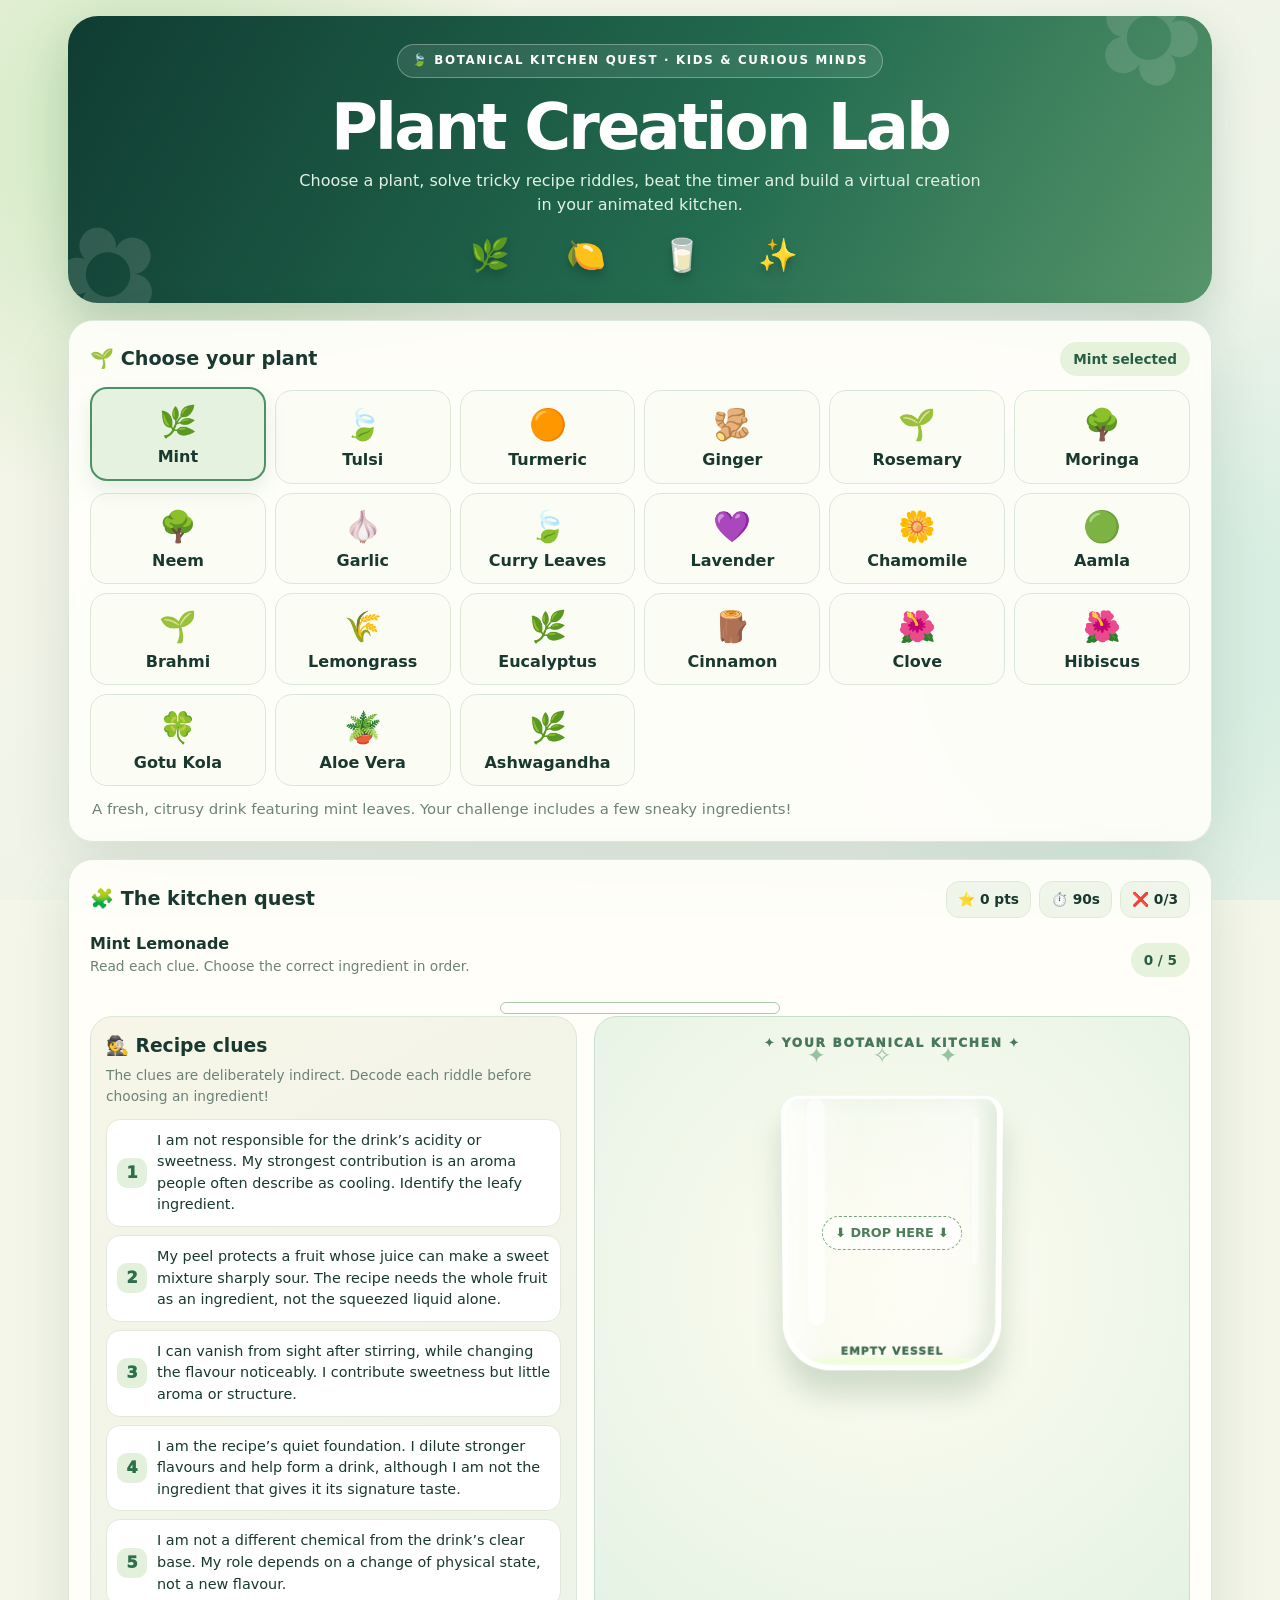
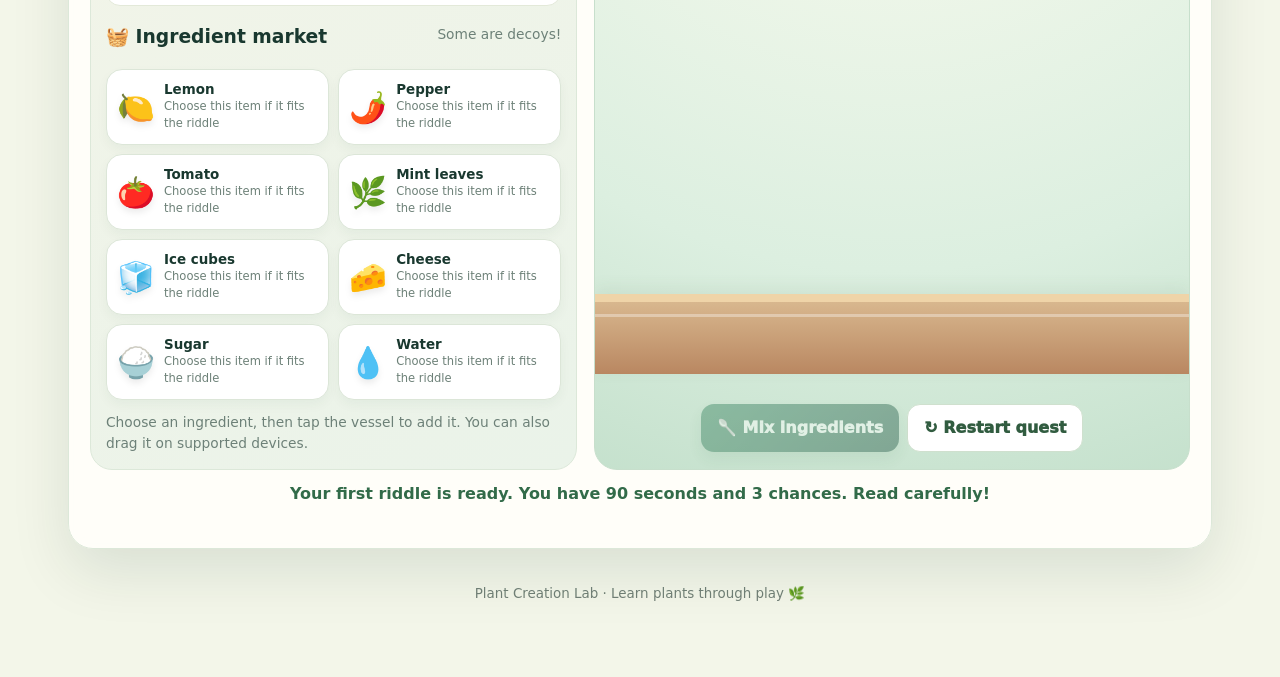
<file: plant_creation_lab.html>
<!DOCTYPE html>
<html lang="en">
<head>
<meta charset="UTF-8"><meta name="viewport" content="width=device-width,initial-scale=1.0">
<meta name="theme-color" content="#123b32"><title>Plant Creation Lab — Botanical Kitchen Quest</title>
<style>
:root{--forest:#123b32;--leaf:#287657;--lime:#b7df8a;--cream:#fff8e9;--ink:#19382f;--muted:#6d8178;--gold:#ffd36b;--pink:#f4a58f;--glass:#dff7ef;--shadow:0 22px 60px #0b30251c}
*{box-sizing:border-box}body{margin:0;min-height:100vh;color:var(--ink);font:16px/1.5 system-ui,-apple-system,Segoe UI,Arial,sans-serif;background:#f3f6e9;overflow-x:hidden}button{font:inherit}button:focus-visible{outline:3px solid #f2b94b;outline-offset:3px}.backdrop{position:fixed;inset:0;z-index:-1;background:radial-gradient(circle at 12% 15%,#d6ebc8 0 8%,transparent 28%),radial-gradient(circle at 92% 70%,#d9eee2 0 8%,transparent 28%),linear-gradient(145deg,#f8f6e8,#e8f2e8)}.wrap{max-width:1180px;margin:auto;padding:16px 18px 55px}.hero{position:relative;text-align:center;padding:28px 12px 24px;color:white;border-radius:30px;background:linear-gradient(120deg,#103c32,#236c50 58%,#57956a);overflow:hidden;box-shadow:0 18px 45px #174a342e}.hero:before,.hero:after{content:'✿';position:absolute;color:#ffffff20;font-size:130px;line-height:1;transform:rotate(-20deg)}.hero:before{left:-15px;bottom:-35px}.hero:after{right:8px;top:-45px;transform:rotate(20deg)}.eyebrow{display:inline-flex;align-items:center;gap:8px;border:1px solid #ffffff50;background:#ffffff18;border-radius:99px;padding:7px 14px;font-size:.74rem;letter-spacing:.14em;font-weight:900;text-transform:uppercase}.hero h1{font-size:clamp(2.1rem,6vw,4rem);line-height:1;margin:17px 0 10px;letter-spacing:-.045em}.hero p{max-width:690px;margin:auto;color:#e1f2e5}.hero-art{font-size:2rem;letter-spacing:12px;margin-top:14px;filter:drop-shadow(0 5px 4px #09291e55)}
.panel{background:#fffefaed;border:1px solid #dce8d9;border-radius:25px;padding:21px;margin:17px 0;box-shadow:var(--shadow);backdrop-filter:blur(8px)}.head{display:flex;align-items:center;justify-content:space-between;gap:12px;flex-wrap:wrap;margin-bottom:14px}.head h2{margin:0;font-size:1.2rem}.badge{border-radius:99px;background:#e6f2dc;color:#285e43;padding:7px 13px;font-weight:900;font-size:.85rem}.plants{display:grid;grid-template-columns:repeat(6,1fr);gap:9px}.plant{border:1px solid #dce7d8;border-radius:17px;background:#fbfcf4;padding:10px 5px;color:var(--ink);font-weight:850;cursor:pointer;transition:.2s}.plant span{display:block;font-size:1.9rem}.plant.active,.plant:hover{background:#e4f2df;border:2px solid #4b9164;transform:translateY(-3px);box-shadow:0 9px 20px #326d401c}.desc{color:var(--muted);margin:12px 2px 0;font-size:.93rem}.stats{display:flex;gap:8px;flex-wrap:wrap}.stat{background:#f0f5e9;border:1px solid #e0e9d9;border-radius:13px;padding:7px 11px;font-weight:850;font-size:.86rem}.layout{display:grid;grid-template-columns:minmax(280px,.9fr) minmax(320px,1.1fr);gap:17px}.side{background:linear-gradient(150deg,#f6f5e8,#eaf3e9);border:1px solid #dce8d9;border-radius:22px;padding:15px}.side h3{margin:0 0 5px}.sub{color:var(--muted);font-size:.86rem;margin:0 0 12px}.clue{display:flex;gap:10px;align-items:center;background:white;border:1px solid #e3e9d9;border-radius:14px;padding:10px;margin:8px 0}.clue .num{width:30px;height:30px;flex:none;display:grid;place-items:center;border-radius:10px;background:#e3f1dc;color:#2a704c;font-weight:950}.clue p{margin:0;font-size:.9rem}.clue.done{border-color:#8cc79a;background:#f0faee}.clue.done .num{background:#26784d;color:white}.tray{display:grid;grid-template-columns:repeat(2,minmax(0,1fr));gap:9px;margin-top:13px}.ingredient{display:flex;align-items:center;gap:9px;min-height:76px;text-align:left;padding:10px;border:1.5px solid #dce6d8;border-radius:16px;background:#fff;cursor:grab;color:var(--ink);box-shadow:0 5px 12px #21452b0b;transition:.18s;touch-action:manipulation}.ingredient:hover{transform:translateY(-2px);border-color:#78ad7d}.ingredient:active{transform:scale(.97);cursor:grabbing}.ingredient .food{font-size:1.9rem;filter:drop-shadow(0 4px 3px #00000013)}.ingredient b{display:block;font-size:.84rem;line-height:1.2}.ingredient small{display:block;color:var(--muted);font-size:.72rem}.ingredient.used{opacity:.3;filter:grayscale(1);pointer-events:none}.ingredient.wrong{animation:shake .28s;border-color:#dc7768;background:#fff0ed}@keyframes shake{25%{transform:translateX(-5px)}75%{transform:translateX(5px)}}
.kitchen{position:relative;overflow:hidden;min-height:570px;border-radius:23px;padding:17px;background:radial-gradient(circle at 50% 25%,#fffdf1,#dcefe0 70%,#c5e1cd);border:1px solid #c7dfcc;display:flex;flex-direction:column;align-items:center}.kitchen:before{content:'✦  ✧       ✦';position:absolute;top:22px;left:14px;right:14px;text-align:center;color:#83b68d;font-size:1.4rem;letter-spacing:20px;opacity:.8}.kitchen-title{z-index:1;text-align:center;font-size:.76rem;font-weight:950;letter-spacing:.14em;color:#47785b;text-transform:uppercase}.counter{position:absolute;bottom:95px;left:0;right:0;height:80px;background:linear-gradient(#d8b78e,#b98761);border-top:8px solid #efd4a8;box-shadow:0 -5px 16px #55704a18}.counter:after{content:'';position:absolute;left:0;right:0;top:12px;height:3px;background:#ffffff55}.vessel-area{position:relative;z-index:1;width:100%;height:365px;display:flex;align-items:center;justify-content:center}.vessel{position:relative;width:220px;height:275px;border:6px solid #ffffffd9;border-top:3px solid white;border-radius:18px 18px 48px 48px;transform:perspective(700px) rotateX(-3deg);background:linear-gradient(100deg,#ffffff9c,#ffffff20 30%,#ffffff66 72%,#ffffff20);box-shadow:inset 12px 0 17px #ffffff9c,inset -10px 0 18px #6b98722b,0 25px 30px #426c4b38;overflow:hidden}.vessel:before{content:'';position:absolute;z-index:5;top:0;left:20px;width:17px;height:85%;border-radius:20px;background:#ffffffa6}.vessel:after{content:'';position:absolute;z-index:5;right:18px;top:18px;width:6px;height:55%;border-radius:10px;background:#ffffff82}.liquid{position:absolute;bottom:0;left:0;right:0;height:0;background:linear-gradient(110deg,#8fd49b,#d9f3a7 52%,#70bc84);transition:height .8s cubic-bezier(.2,.8,.2,1);border-radius:0 0 39px 39px}.liquid:before{content:'';position:absolute;top:-8px;left:-10%;width:120%;height:17px;border-radius:50%;background:#efffd4b8;animation:wave 2.2s ease-in-out infinite}@keyframes wave{50%{transform:translateY(4px) scaleX(.96)}}.inside{position:absolute;z-index:3;inset:30px 10px 15px;display:flex;flex-wrap:wrap;align-content:flex-end;justify-content:center;gap:5px;padding-bottom:12px;font-size:2rem}.inside span{animation:plop .5s cubic-bezier(.2,.8,.2,1);filter:drop-shadow(0 3px 2px #284d2730)}@keyframes plop{from{transform:translateY(-150px) rotate(90deg) scale(.5);opacity:0}to{transform:translateY(0) rotate(0) scale(1);opacity:1}}.vessel-label{position:absolute;z-index:6;bottom:5px;left:0;right:0;text-align:center;color:#426d50;font-size:.68rem;font-weight:950;letter-spacing:.1em}.drop-target{position:absolute;z-index:7;inset:0;border-radius:15px;display:grid;place-items:center;color:#4d7e5a;font-size:.8rem;font-weight:900;text-align:center;pointer-events:none}.drop-target span{background:#ffffffa8;border:1px dashed #72a77a;border-radius:99px;padding:6px 12px}.kitchen.dragover{outline:4px dashed #519a68;outline-offset:-10px;background:#d9f0d8}.kitchen.shake{animation:shake .25s}.splash{position:absolute;z-index:8;font-size:2rem;pointer-events:none;animation:splash .7s forwards}@keyframes splash{to{transform:translateY(-75px) scale(1.5);opacity:0}}.mix-row{z-index:2;display:flex;gap:8px;flex-wrap:wrap;justify-content:center;margin-top:auto}.btn{border:0;border-radius:13px;padding:11px 16px;background:linear-gradient(135deg,#287a54,#124a38);color:white;font-weight:950;cursor:pointer;box-shadow:0 7px 15px #28634230;transition:.2s}.btn:hover{transform:translateY(-2px);filter:brightness(1.07)}.btn:disabled{opacity:.4;cursor:not-allowed;transform:none}.btn.alt{background:#fff;color:#315c40;border:1px solid #cfe0ce;box-shadow:none}.meter{width:min(280px,90%);height:12px;border-radius:99px;background:#ffffffa8;border:1px solid #a7c9a7;overflow:hidden;margin:10px auto 2px}.meter>div{height:100%;width:0;background:linear-gradient(90deg,#55a96d,#eac65c);transition:width .35s}.status{min-height:45px;margin:12px 0 0;text-align:center;color:#326b49;font-weight:900}.result{display:none;margin-top:18px;padding:22px;border-radius:22px;background:linear-gradient(135deg,#f0fae9,#fff5d9);border:1px solid #d7e7c9;text-align:left}.result.show{display:block;animation:pop .55s}@keyframes pop{from{transform:translateY(15px) scale(.97);opacity:0}to{transform:none;opacity:1}}.result-top{text-align:center}.result .big{font-size:3.6rem}.result h2{margin:0 0 6px}.benefits{display:grid;grid-template-columns:repeat(2,1fr);gap:9px;margin-top:13px}.benefit{background:#ffffffbd;border:1px solid #e1e8d5;border-radius:14px;padding:11px;font-size:.88rem}.benefit b{display:block;color:#286443;margin-bottom:3px}.creation-summary{background:linear-gradient(135deg,#e4f5e5,#fff9e8);border:1px solid #cfe4cf;border-radius:16px;padding:16px;margin:12px 0;color:#294b36}.creation-summary h4{margin:0 0 7px;color:#236344;font-size:1.05rem}.creation-summary p{margin:7px 0}.notice{font-size:.82rem;color:#6b5d39;background:#fff8e5;border:1px solid #f0dfad;border-radius:14px;padding:11px;margin-top:14px}.footer{text-align:center;color:#728177;font-size:.84rem;padding:18px}.hide{display:none!important}
@media(max-width:800px){.layout{grid-template-columns:1fr}.kitchen{min-height:530px}.plants{grid-template-columns:repeat(3,1fr)}}@media(max-width:430px){.wrap{padding:10px 10px 35px}.panel{padding:15px}.tray{grid-template-columns:repeat(2,minmax(0,1fr))}.ingredient{padding:8px;gap:6px}.ingredient .food{font-size:1.6rem}.ingredient b{font-size:.78rem}.kitchen{min-height:510px;padding:13px}.vessel{width:190px;height:250px}.benefits{grid-template-columns:1fr}.hero{padding:24px 10px}.hero-art{letter-spacing:5px}}

/* Compact single-frame kitchen layout: keep clues, ingredients and glass together. */
@media(max-width:800px){
  .wrap{padding:8px 8px 24px}
  .panel{padding:12px;margin:10px 0;border-radius:18px}
  .layout{grid-template-columns:minmax(0,1.08fr) minmax(0,.92fr);gap:8px;align-items:stretch}
  .side{padding:9px;border-radius:15px;min-width:0}
  .side h3{font-size:.88rem}
  .side>.sub{font-size:.69rem;line-height:1.25;margin-bottom:6px}
  .clue{gap:5px;padding:5px 6px;margin:4px 0;border-radius:9px;min-height:34px}
  .clue .num{width:23px;height:23px;border-radius:7px;font-size:.72rem}
  .clue p{font-size:.68rem;line-height:1.22}
  .side .head{margin:8px 0 4px!important;gap:4px}
  .side .head h3{font-size:.82rem}
  .side .head .sub{font-size:.62rem;margin:0}
  .tray{grid-template-columns:repeat(2,minmax(0,1fr));gap:5px;margin-top:6px}
  .ingredient{min-width:0;min-height:51px;padding:5px 4px;gap:4px;border-radius:10px}
  .ingredient .food{font-size:1.35rem}
  .ingredient b{font-size:.65rem;overflow-wrap:anywhere}
  .ingredient small{font-size:.56rem;line-height:1.1}
  .side>p:last-child{font-size:.61rem!important;line-height:1.2;margin-top:6px!important}
  .kitchen{min-width:0;min-height:0;height:100%;padding:10px 6px 9px;border-radius:15px}
  .kitchen-title{font-size:.58rem;letter-spacing:.08em}
  .vessel-area{height:225px;min-height:0}
  .vessel{width:clamp(88px,27vw,125px);height:clamp(132px,39vw,175px);border-width:4px;border-radius:13px 13px 27px 27px}
  .vessel:before{left:11px;width:9px}
  .vessel:after{right:10px;width:4px}
  .inside{inset:18px 5px 10px;gap:2px;padding-bottom:8px;font-size:1.25rem}
  .vessel-label{font-size:.49rem;letter-spacing:.04em}
  .drop-target{font-size:.58rem}
  .drop-target span{padding:4px 6px}
  .counter{bottom:64px;height:48px;border-top-width:5px}
  .mix-row{gap:5px;margin-top:auto}
  .btn{font-size:.66rem;padding:8px 7px;border-radius:9px}
  .status{font-size:.76rem;line-height:1.25;min-height:32px;margin:7px 0 0}
  .head{gap:6px;margin-bottom:8px}
  .head h2{font-size:.94rem}
  .stats{gap:4px}
  .stat{font-size:.65rem;padding:4px 6px;border-radius:8px}
  #recipeTitle{font-size:.82rem}
  #levelHint{font-size:.65rem;margin:2px 0 5px}
  #stepCount{font-size:.68rem;padding:5px 8px}
  .meter{height:8px;margin:5px auto 7px}
  .result{padding:13px;margin-top:10px}
}
@media(max-width:390px){
  .layout{grid-template-columns:minmax(0,1.12fr) minmax(0,.88fr);gap:6px}
  .vessel-area{height:205px}
  .ingredient{min-height:47px}
  .ingredient .food{font-size:1.18rem}
  .ingredient b{font-size:.61rem}
  .clue p{font-size:.64rem}
}
@media(min-width:801px){.layout{align-items:stretch}}
</style></head>
<body><div class="backdrop"></div><main class="wrap">
<header class="hero"><div class="eyebrow">🍃 Botanical kitchen quest · kids & curious minds</div><h1>Plant Creation Lab</h1><p>Choose a plant, solve tricky recipe riddles, beat the timer and build a virtual creation in your animated kitchen.</p><div class="hero-art">🌿　🍋　🥛　✨</div></header>
<section class="panel"><div class="head"><h2>🌱 Choose your plant</h2><span class="badge" id="plantBadge">Mint selected</span></div><div class="plants" id="plantGrid"></div><p class="desc" id="plantDescription"></p></section>
<section class="panel"><div class="head"><h2>🧩 The kitchen quest</h2><div class="stats"><span class="stat">⭐ <span id="score">0</span> pts</span><span class="stat">⏱️ <span id="time">90</span>s</span><span class="stat">❌ <span id="mistakes">0</span>/3</span></div></div>
<div class="head"><div><b id="recipeTitle">Mint Lemonade</b><div class="sub" id="levelHint">Read each clue. Choose the correct ingredient in order.</div></div><span class="badge" id="stepCount">0 / 5</span></div><div class="meter"><div id="progress"></div></div>
<div class="layout"><div class="side"><h3>🕵️ Recipe clues</h3><p class="sub">The clues are deliberately indirect. Decode each riddle before choosing an ingredient!</p><div id="clues"></div><div class="head" style="margin:17px 0 5px"><h3>🧺 Ingredient market</h3><span class="sub">Some are decoys!</span></div><div class="tray" id="ingredientGrid"></div><p class="sub" style="margin:12px 0 0">Choose an ingredient, then tap the vessel to add it. You can also drag it on supported devices.</p></div>
<div class="kitchen" id="station"><div class="kitchen-title">✦ Your botanical kitchen ✦</div><div class="vessel-area"><div class="vessel" id="vessel"><div class="liquid" id="liquid"></div><div class="inside" id="insideItems"></div><div class="vessel-label" id="glassCount">EMPTY VESSEL</div><div class="drop-target" id="dropTarget"><span>⬇ DROP HERE ⬇</span></div></div></div><div class="counter"></div><div class="mix-row"><button class="btn" id="stirBtn" disabled>🥄 Mix ingredients</button><button class="btn alt" id="resetBtn">↻ Restart quest</button></div></div></div>
<p class="status" id="message" aria-live="polite">Your first clue is ready. Good luck, chef!</p>
<div class="result" id="result"><div class="result-top"><div class="big" id="resultEmoji">🍹</div><h2 id="resultTitle">Creation complete!</h2><p id="resultText"></p><span class="badge" id="finalScore"></span></div><h3>🍽️ Your finished creation: uses & usefulness</h3><div class="creation-summary" id="creationSummary"></div><div class="benefits" id="benefits"></div><div class="notice"><b>Food, not medicine:</b> These are general culinary and nutrition facts, not promises to prevent, treat, or cure disease. Benefits depend on the full recipe and portion. Check allergies and use food-safe ingredients.</div></div>
</section><footer class="footer">Plant Creation Lab · Learn plants through play 🌿</footer></main>
<script>
const plants={
 mint:{name:'Mint',emoji:'🌿',recipe:'Mint Lemonade',recipeEmoji:'🍹',description:'A fresh, citrusy drink featuring mint leaves. Your challenge includes a few sneaky ingredients!',learn:'Mint is an aromatic herb. Its familiar cooling aroma is associated with menthol.',items:[['Mint leaves','🌿','The fragrant green leaves that give this drink its name.'],['Lemon','🍋','A yellow citrus fruit that adds a tangy squeeze.'],['Sugar','🍚','A sweet crystal ingredient.'],['Water','💧','The clear liquid base of this drink.'],['Ice cubes','🧊','Frozen water pieces that make the drink chilled.']],decoys:[['Tomato','🍅'],['Cheese','🧀'],['Pepper','🌶️']] ,benefits:[['💧 Hydration','Water in the drink contributes to daily fluid intake.'],['🍋 Vitamin C','Lemon provides vitamin C, which supports normal body functions.'],['🌿 Fresh flavour','Mint adds aroma and flavour without needing a complicated ingredient list.'],['⚖️ Your choice','You can adjust sweetness; adding less sugar reduces added sugar.']]},
 tulsi:{name:'Tulsi',emoji:'🍃',recipe:'Tulsi Lemon Cooler',recipeEmoji:'🍵',description:'An aromatic herbal cooler. Follow the clues and avoid the pantry decoys.',learn:'Tulsi, also called holy basil, has fragrant leaves used in some food and drink traditions.',items:[['Tulsi leaves','🍃','The aromatic leaves of holy basil.'],['Warm water','💧','A clear liquid, gently warmed.'],['Lemon','🍋','A citrus fruit that tastes tangy.'],['Honey','🍯','A naturally sweet food made by honeybees.']],decoys:[['Coffee beans','🫘'],['Cheese','🧀'],['Chilli','🌶️']],benefits:[['💧 Hydration','The water in this drink contributes to fluid intake.'],['🍯 Sweetness','Honey adds sweetness and flavour; it is still a form of added sugar.'],['🌿 Aroma','Tulsi gives the drink a distinctive herbal fragrance.'],['🍋 Vitamin C','Lemon contributes vitamin C.']]},
 turmeric:{name:'Turmeric',emoji:'🟠',recipe:'Golden Turmeric Milk',recipeEmoji:'🥛',description:'A golden-coloured kitchen classic. Spot the spice and build the drink in the right order.',learn:'Turmeric is a rhizome used as a culinary spice. Curcuminoid pigments give it its golden-yellow colour.',items:[['Turmeric powder','🟠','A golden spice made from a yellow-orange rhizome.'],['Milk','🥛','A creamy, pale drink from dairy or a suitable alternative.'],['Cinnamon','🪵','A warm spice made from tree bark.'],['Honey','🍯','A sweet ingredient made by honeybees.']],decoys:[['Mint leaves','🌿'],['Tomato','🍅'],['Lemon','🍋']],benefits:[['🥛 Protein & calcium','Dairy milk provides protein and calcium; amounts vary in alternatives.'],['🟠 Colour & flavour','Turmeric adds a golden colour and earthy flavour.'],['🍯 Sweetness','Honey adds sweetness; use the amount that suits your taste.'],['🍽️ Enjoyment','A warm milk drink can be enjoyed as part of a varied diet.']]},
 ginger:{name:'Ginger',emoji:'🫚',recipe:'Ginger Lemon Cooler',recipeEmoji:'🍋',description:'A zingy citrus drink. Decode each clue and keep an eye on the clock.',learn:'Ginger is an aromatic rhizome. Gingerol is one compound associated with its pungent taste.',items:[['Ginger','🫚','A knobbly, spicy rhizome used in cooking.'],['Water','💧','The clear liquid base.'],['Lemon','🍋','A tangy yellow citrus fruit.'],['Honey','🍯','A sweet food made by honeybees.']],decoys:[['Cocoa','🍫'],['Cheese','🧀'],['Cucumber','🥒']],benefits:[['💧 Hydration','Water contributes to daily fluid intake.'],['🍋 Vitamin C','Lemon contributes vitamin C.'],['🫚 Bold flavour','Ginger adds a warming, spicy taste to the drink.'],['🍯 Sweetness','Honey adds sweetness and is still an added sugar.']]},
 rosemary:{name:'Rosemary',emoji:'🌱',recipe:'Rosemary Lemon Yogurt Dip',recipeEmoji:'🥣',description:'A savoury dip challenge. Build the recipe step by step, then complete the mixing challenge.',learn:'Rosemary is an evergreen herb with needle-like leaves and a strong aroma. It is commonly used to flavour savoury foods.',items:[['Rosemary','🌱','A fragrant herb with needle-like leaves.'],['Plain yogurt','🥣','A creamy cultured dairy food.'],['Lemon juice','🍋','The tangy liquid squeezed from a citrus fruit.'],['Olive oil','🫒','An oil made from pressed olives.'],['Salt','🧂','A common mineral seasoning.']],decoys:[['Jam','🍓'],['Chocolate','🍫'],['Rice','🍚']],benefits:[['🥣 Protein','Yogurt can provide protein; the amount varies by type.'],['🦴 Calcium','Dairy yogurt is a source of calcium.'],['🌱 Herbal flavour','Rosemary adds a strong aroma, helping flavour the dip.'],['🍋 Freshness','Lemon adds acidity and bright flavour.']]},
 moringa:{name:'Moringa',emoji:'🌳',recipe:'Moringa Savoury Yogurt Bowl',recipeEmoji:'🥗',description:'A savoury bowl using food-grade moringa leaf powder. Can you find every ingredient?',learn:'Moringa leaves are eaten as a leafy vegetable in some regions. Use only ingredients sold for food.',items:[['Food-grade moringa powder','🌿','A green powder made from edible moringa leaves.'],['Plain yogurt','🥣','A creamy cultured dairy food.'],['Lemon juice','🍋','Tangy juice squeezed from a citrus fruit.'],['Salt','🧂','A common mineral seasoning.']],decoys:[['Perfume','🧴'],['Candle wax','🕯️'],['Soap','🧼']],benefits:[['🌿 Leafy ingredient','Moringa leaves contribute plant compounds and nutrients; amounts depend on the product.'],['🥣 Protein','Yogurt can provide protein.'],['🦴 Calcium','Dairy yogurt is a source of calcium.'],['🍋 Flavour balance','Lemon adds a bright, tangy flavour.']]},
 neem:{name:'Neem',emoji:'🌳',recipe:'Neem Leaf Nature-Print Art',recipeEmoji:'🎨',description:'Create a botanical leaf-print bookmark using a virtual neem leaf. This is an art activity, not a food recipe.',learn:'Neem is a tree known for its compound leaves. This activity explores leaf shape and pattern.',items:[['Neem leaf','🍃','A small green leaflet from a compound leaf.'],['Washable green paint','🟢','A water-based art colour.'],['Paper bookmark','📄','A narrow strip of thick paper.'],['Sponge','🧽','A soft tool for spreading paint.']],decoys:[['Honey','🍯'],['Milk','🥛'],['Chilli','🌶️']]},
 garlic:{name:'Garlic',emoji:'🧄',recipe:'Garlic Herb Yogurt Dip',recipeEmoji:'🥣',description:'Build a savoury dip with garlic, yogurt and herbs.',learn:'Garlic is a bulb used widely as a culinary flavouring.',items:[['Garlic','🧄','A pungent bulb made of several cloves.'],['Plain yogurt','🥣','A creamy cultured dairy food.'],['Lemon juice','🍋','Tangy juice squeezed from citrus.'],['Parsley','🌿','A leafy culinary herb.'],['Salt','🧂','A common seasoning.']],decoys:[['Jam','🍓'],['Chocolate','🍫'],['Cocoa','☕']]},
 curry:{name:'Curry Leaves',emoji:'🍃',recipe:'Curry Leaf Lemon Rice',recipeEmoji:'🍚',description:'Prepare a simple rice dish scented with curry leaves.',learn:'Curry leaves are aromatic leaves commonly used in South Asian cooking.',items:[['Cooked rice','🍚','Soft cooked grains that form the base.'],['Curry leaves','🍃','Fragrant leaves used for seasoning.'],['Peanuts','🥜','Crunchy edible seeds.'],['Lemon','🍋','A citrus fruit with tangy juice.'],['Oil','🫒','A cooking fat used for tempering.']],decoys:[['Yogurt','🥣'],['Jam','🍓'],['Cocoa','☕']]},
 lavender:{name:'Lavender',emoji:'💜',recipe:'Lavender Scent-Sachet Craft',recipeEmoji:'🪻',description:'Create a decorative sachet using dried lavender intended for craft use only.',learn:'Lavender is a fragrant flowering plant with purple flower spikes.',items:[['Dried craft lavender','💜','Dried flowers sold for craft use.'],['Small cotton pouch','👝','A breathable fabric bag.'],['Ribbon','🎀','A strip for tying the pouch.'],['Paper tag','🏷️','A small label for your creation.']],decoys:[['Tomato','🍅'],['Cheese','🧀'],['Rice','🍚']]},
 chamomile:{name:'Chamomile',emoji:'🌼',recipe:'Chamomile Flower Observation Jar',recipeEmoji:'🫙',description:'Make a dry observation jar to explore the flower structure. Do not prepare a drink from craft materials.',learn:'Chamomile is a daisy-like flowering plant; some species are used in herbal infusions.',items:[['Dried chamomile craft flowers','🌼','Dried flowers sold for display or craft.'],['Clear display jar','🫙','A clean, dry transparent jar.'],['Paper label','🏷️','A tag for naming the plant.'],['Decorative twine','🧵','String for finishing the jar.']],decoys:[['Cooking oil','🫒'],['Chilli','🌶️'],['Milk','🥛']]},
 aamla:{name:'Aamla',emoji:'🟢',recipe:'Aamla Citrus Cooler',recipeEmoji:'🥤',description:'Make a tangy fruit drink using food-grade amla.',learn:'Aamla, or Indian gooseberry, is a sour fruit used in foods.',items:[['Aamla pulp','🟢','Pulp from washed edible Indian gooseberry.'],['Water','💧','The clear liquid base.'],['Jaggery','🟤','A sweetener made from concentrated sugarcane juice.'],['Roasted cumin','🌰','A warm, earthy spice.'],['Ice','🧊','Frozen water pieces.']],decoys:[['Cheese','🧀'],['Cocoa','☕'],['Pasta','🍝']]},
 brahmi:{name:'Brahmi',emoji:'🌱',recipe:'Brahmi Leaf-Study Bookmark',recipeEmoji:'📚',description:'Create a labelled botanical bookmark; this plant activity is not for preparing a remedy.',learn:'Brahmi is a common name often used for Bacopa monnieri; common names can vary.',items:[['Brahmi reference leaf','🌱','A leaf illustration or teacher-approved sample.'],['Card paper','📄','Thick paper for a bookmark.'],['Pencil','✏️','A tool for drawing leaf details.'],['Colour pencils','🖍️','Colours for botanical illustration.']],decoys:[['Honey','🍯'],['Milk','🥛'],['Lemon','🍋']]},
 lemongrass:{name:'Lemongrass',emoji:'🌾',recipe:'Lemongrass Citrus Cooler',recipeEmoji:'🥤',description:'Build a refreshing citrus drink using food-grade lemongrass infusion.',learn:'Lemongrass is a tall aromatic grass used in several cuisines.',items:[['Food-grade lemongrass infusion','🌾','A cooled infusion made from culinary lemongrass.'],['Lime','🍋','A small citrus fruit with sharp flavour.'],['Water','💧','The drink base.'],['Honey','🍯','A sweetener made by honeybees.'],['Ice','🧊','Frozen water pieces.']],decoys:[['Cheese','🧀'],['Tomato','🍅'],['Cocoa','☕']]},
 eucalyptus:{name:'Eucalyptus',emoji:'🌿',recipe:'Eucalyptus Leaf-Shape Art',recipeEmoji:'🖼️',description:'Make a leaf-rubbing artwork with a drawn eucalyptus leaf. This is not an edible activity.',learn:'Eucalyptus is a diverse group of trees and shrubs with aromatic leaves.',items:[['Eucalyptus leaf illustration','🍃','A picture of the leaf for tracing.'],['Paper','📄','A sheet for the rubbing artwork.'],['Wax crayon','🖍️','A crayon for making a leaf rubbing.'],['Tape','🩹','Tape to hold the paper still.']],decoys:[['Milk','🥛'],['Sugar','🍚'],['Lemon','🍋']]},
 cinnamon:{name:'Cinnamon',emoji:'🪵',recipe:'Cinnamon Apple Oat Bowl',recipeEmoji:'🥣',description:'Prepare a simple oat bowl with apple and cinnamon.',learn:'Cinnamon is a fragrant spice made from the inner bark of certain trees.',items:[['Rolled oats','🥣','Flattened oat grains.'],['Apple','🍎','A crisp fruit, chopped into small pieces.'],['Cinnamon','🪵','A warm spice made from tree bark.'],['Milk','🥛','A liquid used to soften the oats.'],['Raisins','🍇','Dried grapes for natural sweetness.']],decoys:[['Chilli','🌶️'],['Garlic','🧄'],['Pickle','🥒']]},
 clove:{name:'Clove',emoji:'🌺',recipe:'Clove-Spiced Apple Compote',recipeEmoji:'🍎',description:'Make a small fruit topping with apple and a little culinary clove.',learn:'Cloves are dried flower buds used as a strong aromatic spice.',items:[['Apple','🍎','A fruit that softens when cooked.'],['Culinary clove','🌺','A dried aromatic flower bud used as a spice.'],['Water','💧','Helps soften the fruit.'],['Cinnamon','🪵','A warm bark spice.']],decoys:[['Soap','🧼'],['Pepper spray','🧴'],['Cheese','🧀']]},
 hibiscus:{name:'Hibiscus',emoji:'🌺',recipe:'Hibiscus Citrus Cooler',recipeEmoji:'🥤',description:'Create a bright-coloured drink using food-grade hibiscus petals.',learn:'Hibiscus is a flowering plant; some varieties have edible calyces used in drinks.',items:[['Food-grade hibiscus infusion','🌺','A cooled infusion prepared from edible hibiscus calyces.'],['Water','💧','The liquid base.'],['Orange','🍊','A citrus fruit that adds sweetness and aroma.'],['Lime','🍋','A tangy citrus fruit.'],['Ice','🧊','Frozen water pieces.']],decoys:[['Laundry soap','🧼'],['Cheese','🧀'],['Rice','🍚']]},
 gotuKola:{name:'Gotu Kola',emoji:'🍀',recipe:'Gotu Kola Botanical Press',recipeEmoji:'🖼️',description:'Create a botanical leaf-print card using a leaf illustration or craft sample.',learn:'Gotu kola is a creeping herb also known as Centella asiatica.',items:[['Gotu kola leaf illustration','🍀','A reference picture of the rounded leaf.'],['Card paper','📄','Thick paper for the print.'],['Washable paint','🟢','A water-based art colour.'],['Sponge','🧽','A soft applicator for paint.']],decoys:[['Honey','🍯'],['Milk','🥛'],['Sugar','🍚']]},
 aloeVera:{name:'Aloe Vera',emoji:'🪴',recipe:'Aloe Vera Mini-Garden Build',recipeEmoji:'🪴',description:'Build a virtual potted-plant display with a safe gardening activity.',learn:'Aloe vera is a succulent with thick, water-storing leaves.',items:[['Small plant pot','🪴','A container with a drainage hole.'],['Potting mix','🟫','A suitable soil mix for succulents.'],['Aloe vera plant','🌵','A nursery-grown plant.'],['Pebbles','⚪','Small stones for decoration.']],decoys:[['Juice bottle','🧃'],['Cooking oil','🫒'],['Chilli','🌶️']]},
 ashwagandha:{name:'Ashwagandha',emoji:'🌿',recipe:'Ashwagandha Plant-Science Display',recipeEmoji:'🔬',description:'Build a labelled plant-science display rather than preparing a drink or remedy.',learn:'Ashwagandha is a plant also known as Withania somnifera.',items:[['Ashwagandha plant picture','🌿','A reference picture for the display.'],['Display card','📄','Card for the plant name and facts.'],['Pencil','✏️','A tool for writing labels.'],['Colour pencils','🖍️','Colours for the botanical diagram.']],decoys:[['Milk','🥛'],['Honey','🍯'],['Cinnamon','🪵']]},
};
const creationInfo={
 mint:{title:'A refreshing everyday drink',summary:'Mint lemonade is a refreshing, citrus-flavoured drink that can be served chilled on a warm day or alongside a meal.',uses:'Serve it as a non-alcoholic refreshment at home, picnics, or family meals.',usefulness:'The water helps with hydration, while lemon adds a tangy flavour and some vitamin C. Mint gives the drink its fresh aroma. The amount of added sugar affects its overall nutritional profile.',serve:'Serve cold in a glass with ice and a mint sprig.'},
 tulsi:{title:'A fragrant herbal-style cooler',summary:'This tulsi and lemon drink is an aromatic, lightly sweet beverage inspired by familiar home-kitchen flavours.',uses:'Enjoy it as a warm or cooled beverage with a snack or meal.',usefulness:'The water contributes to fluid intake. Tulsi contributes a distinctive herbal aroma, while lemon adds brightness. Honey sweetens the drink but also adds sugar.',serve:'Serve warm or cooled; use clean, food-grade leaves.'},
 turmeric:{title:'A comforting golden milk drink',summary:'Golden turmeric milk is a warm, spiced milk beverage with a golden colour and gentle flavour.',uses:'It can be enjoyed as a comforting evening drink or alongside breakfast.',usefulness:'Milk supplies protein and, when dairy milk is used, calcium. Turmeric and cinnamon contribute colour and flavour. Honey adds sweetness, so the amount changes the drink’s sugar content.',serve:'Serve warm in a cup; stir before drinking.'},
 ginger:{title:'A zesty ginger-citrus cooler',summary:'Ginger lemon cooler combines a lively ginger flavour with citrus and sweetness for a bright-tasting beverage.',uses:'Serve chilled as a refreshing drink with a snack or meal.',usefulness:'Water contributes to hydration and lemon adds vitamin C. Ginger gives the drink its distinctive spicy taste. Honey adds sweetness and contributes added sugar.',serve:'Serve chilled with a thin lemon slice.'},
 rosemary:{title:'A savoury herb yogurt dip',summary:'Rosemary lemon yogurt dip is a creamy, tangy savoury dip that can add flavour to a meal.',uses:'Pair it with vegetable sticks, flatbread, or roasted vegetables as a dip or condiment.',usefulness:'Yogurt can provide protein and calcium, depending on the type. Rosemary adds a strong herbal aroma, while lemon and olive oil contribute flavour and texture.',serve:'Serve chilled in a small bowl; keep refrigerated until serving.'},
 moringa:{title:'A savoury green yogurt bowl',summary:'This moringa yogurt bowl is a savoury dish that combines food-grade moringa leaf powder with creamy yogurt and lemon.',uses:'Enjoy it as a small savoury bowl or serve it as a side with a meal.',usefulness:'Moringa leaf powder adds a leafy plant ingredient. Yogurt can contribute protein and calcium, while lemon brightens the flavour. Nutrient amounts depend on the ingredients and portion.',serve:'Use only food-grade moringa powder and serve freshly prepared.'},
 neem:{title:'A handmade botanical bookmark',summary:'A decorative bookmark printed with a leaf pattern.',uses:'Use it to mark a page in a book or journal.',usefulness:'The activity encourages observation of leaf shapes and creative reuse of paper.',serve:'Let the print dry fully before using.'},
 garlic:{title:'A creamy savoury dip',summary:'A tangy dip flavoured with garlic and herbs.',uses:'Serve with vegetable sticks, flatbread or roasted vegetables.',usefulness:'Yogurt can contribute protein and calcium; garlic and herbs add flavour.',serve:'Keep chilled and serve with a clean spoon.'},
 curry:{title:'Curry leaf lemon rice',summary:'A savoury rice dish with citrus and aromatic leaf flavour.',uses:'Serve as a light meal or side dish.',usefulness:'Rice supplies energy-giving carbohydrates; peanuts can add protein and unsaturated fats.',serve:'Check for peanut allergies; serve freshly prepared.'},
 lavender:{title:'A lavender keepsake sachet',summary:'A small fabric pouch containing dried decorative lavender.',uses:'Place as a decorative keepsake in a room; do not eat or use as treatment.',usefulness:'The project practises careful measuring, tying and learning about fragrant flowers.',serve:'Use craft-grade flowers; keep away from pets and small children.'},
 chamomile:{title:'A chamomile display jar',summary:'A labelled jar displaying dried daisy-like flowers.',uses:'Use it as a classroom nature display.',usefulness:'The activity helps learners observe flower parts, shapes and botanical diversity.',serve:'Use dry craft materials only; this is not a medicinal preparation.'},
 aamla:{title:'A tangy aamla cooler',summary:'A tart fruit drink with a lightly spiced flavour.',uses:'Serve in a small glass with a meal or snack.',usefulness:'Aamla contributes vitamin C; water contributes to fluid intake. Sweetener adds sugar.',serve:'Use clean, food-grade fruit and adjust sourness to taste.'},
 brahmi:{title:'A Brahmi study bookmark',summary:'A hand-illustrated bookmark featuring a labelled leaf.',uses:'Use it in a textbook or nature journal.',usefulness:'Drawing and labelling develops observation and plant-identification skills.',serve:'Do not eat unidentified or wild plant material.'},
 lemongrass:{title:'A lemongrass lime cooler',summary:'A citrus drink with a fresh, grassy aroma.',uses:'Serve chilled as a non-alcoholic refreshment.',usefulness:'Water contributes to hydration; lime adds flavour and some vitamin C. Honey adds sugar.',serve:'Use culinary-grade lemongrass and strain out plant pieces.'},
 eucalyptus:{title:'A eucalyptus leaf artwork',summary:'A textured botanical rubbing showing leaf shape and veins.',uses:'Display it in a nature notebook or classroom.',usefulness:'The activity teaches leaf observation and visual pattern recognition.',serve:'Do not ingest eucalyptus leaves or eucalyptus oil.'},
 cinnamon:{title:'A cinnamon apple oat bowl',summary:'A gently spiced oat bowl with fruit.',uses:'Enjoy as a breakfast or snack.',usefulness:'Oats provide fibre; apple contributes fibre and flavour; milk can provide protein and calcium.',serve:'Check food allergies and prepare with clean utensils.'},
 clove:{title:'A clove-spiced apple topping',summary:'Soft cooked apple with a warm spice aroma.',uses:'Serve over porridge or plain yogurt.',usefulness:'Apple contributes fibre; spices add flavour without needing much extra seasoning.',serve:'Use only a small culinary amount of clove; never use clove oil as a food substitute.'},
 hibiscus:{title:'A ruby hibiscus citrus cooler',summary:'A tart, colourful fruit-and-flower drink.',uses:'Serve chilled as a non-alcoholic refreshment.',usefulness:'Water contributes to fluid intake; citrus adds flavour and vitamin C.',serve:'Use only hibiscus products labelled food-grade; plant varieties are not interchangeable.'},
 gotuKola:{title:'A Gotu kola botanical card',summary:'A decorative card featuring a rounded leaf print.',uses:'Use it as a handmade greeting card or nature-journal page.',usefulness:'The activity builds plant recognition and creative skills.',serve:'This is an art activity, not a treatment or edible preparation.'},
 aloeVera:{title:'A miniature aloe garden',summary:'A small decorative potted succulent display.',uses:'Keep it as a plant-care project in a suitable bright location.',usefulness:'The project teaches succulent structure, potting and responsible plant care.',serve:'Do not eat aloe latex or use homemade aloe preparations.'},
 ashwagandha:{title:'An ashwagandha science display',summary:'A labelled educational display about the plant.',uses:'Use it for a school project or plant-learning collection.',usefulness:'The activity helps learners practise research, labelling and careful source-checking.',serve:'No homemade medicinal preparation is included; plant products can have risks and interactions.'},
};
let current='mint',added=[],score=0,mistakes=0,timeLeft=90,timer=null,finished=false,mixPos=0,mixTimer=null,mixHits=0;
const $=id=>document.getElementById(id);const shuffle=a=>[...a].sort(()=>Math.random()-.5);
function renderPlants(){$('plantGrid').innerHTML=Object.entries(plants).map(([k,p])=>`<button class="plant ${k===current?'active':''}" data-plant="${k}"><span>${p.emoji}</span>${p.name}</button>`).join('');document.querySelectorAll('[data-plant]').forEach(b=>b.onclick=()=>{current=b.dataset.plant;restart();renderAll()})}
function makeRiddle(item,index){
  const name=item[0].toLowerCase();
  const riddles={
    'mint leaves':'I am not responsible for the drink’s acidity or sweetness. My strongest contribution is an aroma people often describe as cooling. Identify the leafy ingredient.',
    'tulsi leaves':'My reputation in many Indian homes is cultural as well as botanical. Do not choose a whole plant or a spice: the recipe needs the aromatic part usually plucked from the stem.',
    'lemon':'My peel protects a fruit whose juice can make a sweet mixture sharply sour. The recipe needs the whole fruit as an ingredient, not the squeezed liquid alone.',
    'lemon juice':'I come from a citrus fruit, but I am not its peel, pulp served whole, or zest. I add acidity in liquid form.',
    'sugar':'I can vanish from sight after stirring, while changing the flavour noticeably. I contribute sweetness but little aroma or structure.',
    'water':'I am the recipe’s quiet foundation. I dilute stronger flavours and help form a drink, although I am not the ingredient that gives it its signature taste.',
    'ice cubes':'I am not a different chemical from the drink’s clear base. My role depends on a change of physical state, not a new flavour.',
    'honey':'My origin involves the work of bees rather than the harvesting of a plant part. In a recipe, I contribute sweetness and still count as an added sugar.',
    'turmeric powder':'My source grows below the soil, but the ingredient is not a root in the strict botanical sense. Its pigment is famously persistent and golden.',
    'milk':'I create a pale, creamy body in this recipe. The ingredient may be dairy-based or a suitable alternative, but it is not a clear liquid.',
    'cinnamon':'I am not a seed, fruit, or underground stem. The spice is obtained from the inner layer of a tree’s bark.',
    'ginger':'The kitchen calls me a root, but botanically I am a rhizome. My knobbly underground form carries a sharp, warming flavour.',
    'rosemary':'My narrow leaves may suggest needles, but I belong to an aromatic culinary herb. A little can contribute a strong fragrance.',
    'plain yogurt':'I begin as milk transformed by fermentation. My texture is thick and creamy, while my flavour is usually mildly tangy.',
    'olive oil':'I am obtained from a fruit, not from an animal or a grain. In cooking, I act as a liquid fat.',
    'salt':'I am a mineral seasoning rather than a plant ingredient. I can sharpen flavour without making a dish sweet or sour.',
    'garlic':'I grow as a compound bulb. The pieces commonly separated for cooking are individual sections, each with its own papery covering.',
    'parsley':'I am not the main vegetable or the spice made from dried seeds. This fresh green herb is often used as a finishing garnish.',
    'curry leaves':'Do not confuse me with curry powder. I am fresh aromatic foliage used in tempering, especially in South Asian cooking.',
    'cooked rice':'I begin as dry cereal grains. Water and heat change their texture until they become soft enough to form a meal base.',
    'peanuts':'Despite the everyday name that groups me with nuts, I am botanically a legume. The edible part is a protein-rich seed.',
    'oil':'I help heat travel through a pan and can carry flavour. The recipe names no particular source, so look for the general liquid fat.'
  };
  return riddles[name] || ('Look beyond the ingredient’s appearance. Consider its source, physical form, and function in this recipe: ' + item[2].replace(/^The |^A |^An /,'it is ').replace(/\.$/,'') + '. Which option satisfies all three clues?');
}
function renderAll(){const p=plants[current];$('plantBadge').textContent=p.name+' selected';$('plantDescription').textContent=p.description;$('recipeTitle').textContent=p.recipe;$('score').textContent=score;$('time').textContent=timeLeft;$('mistakes').textContent=mistakes;$('stepCount').textContent=`${added.length} / ${p.items.length}`;$('progress').style.width=(added.length/p.items.length*100)+'%';$('clues').innerHTML=p.items.map((it,i)=>`<div class="clue ${added.includes(i)?'done':''}"><span class="num">${added.includes(i)?'✓':i+1}</span><p>${added.includes(i)?`<b>${it[0]}</b> — added!`:makeRiddle(it,i)}</p></div>`).join('');let choices=shuffle([...p.items.map((it,i)=>({name:it[0],emoji:it[1],i,correct:true})),...p.decoys.map(d=>({name:d[0],emoji:d[1],i:-1,correct:false}))]);$('ingredientGrid').innerHTML=choices.map(c=>`<button class="ingredient ${c.correct&&added.includes(c.i)?'used':''}" draggable="${!(c.correct&&added.includes(c.i))}" data-choice="${c.i}" ${c.correct&&added.includes(c.i)?'disabled':''}><span class="food">${c.emoji}</span><span><b>${c.name}</b><small>${c.correct&&added.includes(c.i)?'Added ✓':'Choose this item if it fits the riddle'}</small></span></button>`).join('');document.querySelectorAll('[data-choice]').forEach(b=>{let i=Number(b.dataset.choice);b.addEventListener('dragstart',e=>{if(finished){e.preventDefault();return;}e.dataTransfer.setData('text/plain',String(i));e.dataTransfer.effectAllowed='move';})});$('insideItems').innerHTML=added.map(i=>`<span>${p.items[i][1]}</span>`).join('');$('liquid').style.height=(added.length/p.items.length*68)+'%';$('glassCount').textContent=added.length?`${added.length} INGREDIENT${added.length>1?'S':''}`:'EMPTY VESSEL';$('dropTarget').classList.toggle('hide',added.length===p.items.length);$('stirBtn').disabled=added.length!==p.items.length||finished;renderPlants()}
function startTimer(){if(timer)return;timer=setInterval(()=>{if(finished)return;timeLeft--; $('time').textContent=timeLeft;if(timeLeft<=0){clearInterval(timer);timer=null;finished=true;$('message').textContent='⏰ Time is up! Restart the quest and try again.';$('stirBtn').disabled=true;}},1000)}
function addIngredient(i){if(finished)return;startTimer();let expected=added.length,p=plants[current];if(i!==expected){mistakes++;score=Math.max(0,score-5);$('mistakes').textContent=mistakes;$('score').textContent=score;$('message').textContent=i<0?'That is a pantry decoy! Read the clue again.':`Not this one yet! Re-read clue ${expected+1}. −5 points.`;$('station').classList.remove('shake');void $('station').offsetWidth;$('station').classList.add('shake');if(mistakes>=3){finished=true;clearInterval(timer);timer=null;$('message').textContent='🚩 Three mistakes! Quest failed. Restart to try again.';$('stirBtn').disabled=true;}return;}added.push(i);score+=20;$('message').textContent=`Excellent choice! ${p.items[i][0]} added. +20 points.`;renderAll();if(added.length===p.items.length)$('message').textContent='All ingredients collected! Tap “Mix ingredients” to finish your creation.';}
$('station').addEventListener('dragover',e=>{e.preventDefault();$('station').classList.add('dragover')});$('station').addEventListener('dragleave',()=>$('station').classList.remove('dragover'));$('station').addEventListener('drop',e=>{e.preventDefault();$('station').classList.remove('dragover');addIngredient(Number(e.dataTransfer.getData('text/plain')))});
function mixingChallenge(){
  if(added.length!==plants[current].items.length||finished)return;
  $('stirBtn').disabled=true;
  $('stirBtn').textContent='🥄 Mixing your creation…';
  $('message').textContent='The ingredients are coming together…';
  score+=40;
  finished=true;
  clearInterval(timer);
  timer=null;
  setTimeout(showResult,450);
}
function showResult(){let p=plants[current],info=creationInfo[current];$('result').classList.add('show');$('resultEmoji').textContent=p.recipeEmoji;$('resultTitle').textContent='🌟 Creation mastered!';$('resultText').textContent=`You made ${p.recipe} in the virtual kitchen. You solved ${p.items.length} tricky ingredient clues and completed the kitchen quest.`;$('finalScore').textContent=`🏆 ${score} points · ${mistakes} mistakes`;$('creationSummary').innerHTML=`<h4>${info.title}</h4><p><b>What you made:</b> ${info.summary}</p><p><b>How it can be used:</b> ${info.uses}</p><p><b>Overall usefulness:</b> ${info.usefulness}</p><p><b>Serving idea:</b> ${info.serve}</p>`;$('benefits').innerHTML='';$('message').textContent='Brilliant work, chef! Your complete creation card is ready below.';$('stirBtn').textContent='✅ Challenge complete';$('stirBtn').disabled=true;$('result').scrollIntoView({behavior:'smooth',block:'nearest'});}
$('stirBtn').onclick=()=>{if(added.length===plants[current].items.length&&!finished)mixingChallenge()};function restart(){clearInterval(timer);clearInterval(mixTimer);timer=null;mixTimer=null;added=[];score=0;mistakes=0;timeLeft=90;armed=null;finished=false;mixHits=0;$('result').classList.remove('show');$('mixGame')?.remove();$('stirBtn').textContent='🥄 Mix ingredients';$('stirBtn').onclick=()=>{if(added.length===plants[current].items.length&&!finished)mixingChallenge()};$('message').textContent='New quest! Read clue one and start collecting.';renderAll();}
$('resetBtn').onclick=restart;renderAll();$('message').textContent='Your first riddle is ready. You have 90 seconds and 3 chances. Read carefully!';
</script></body></html>
</file>
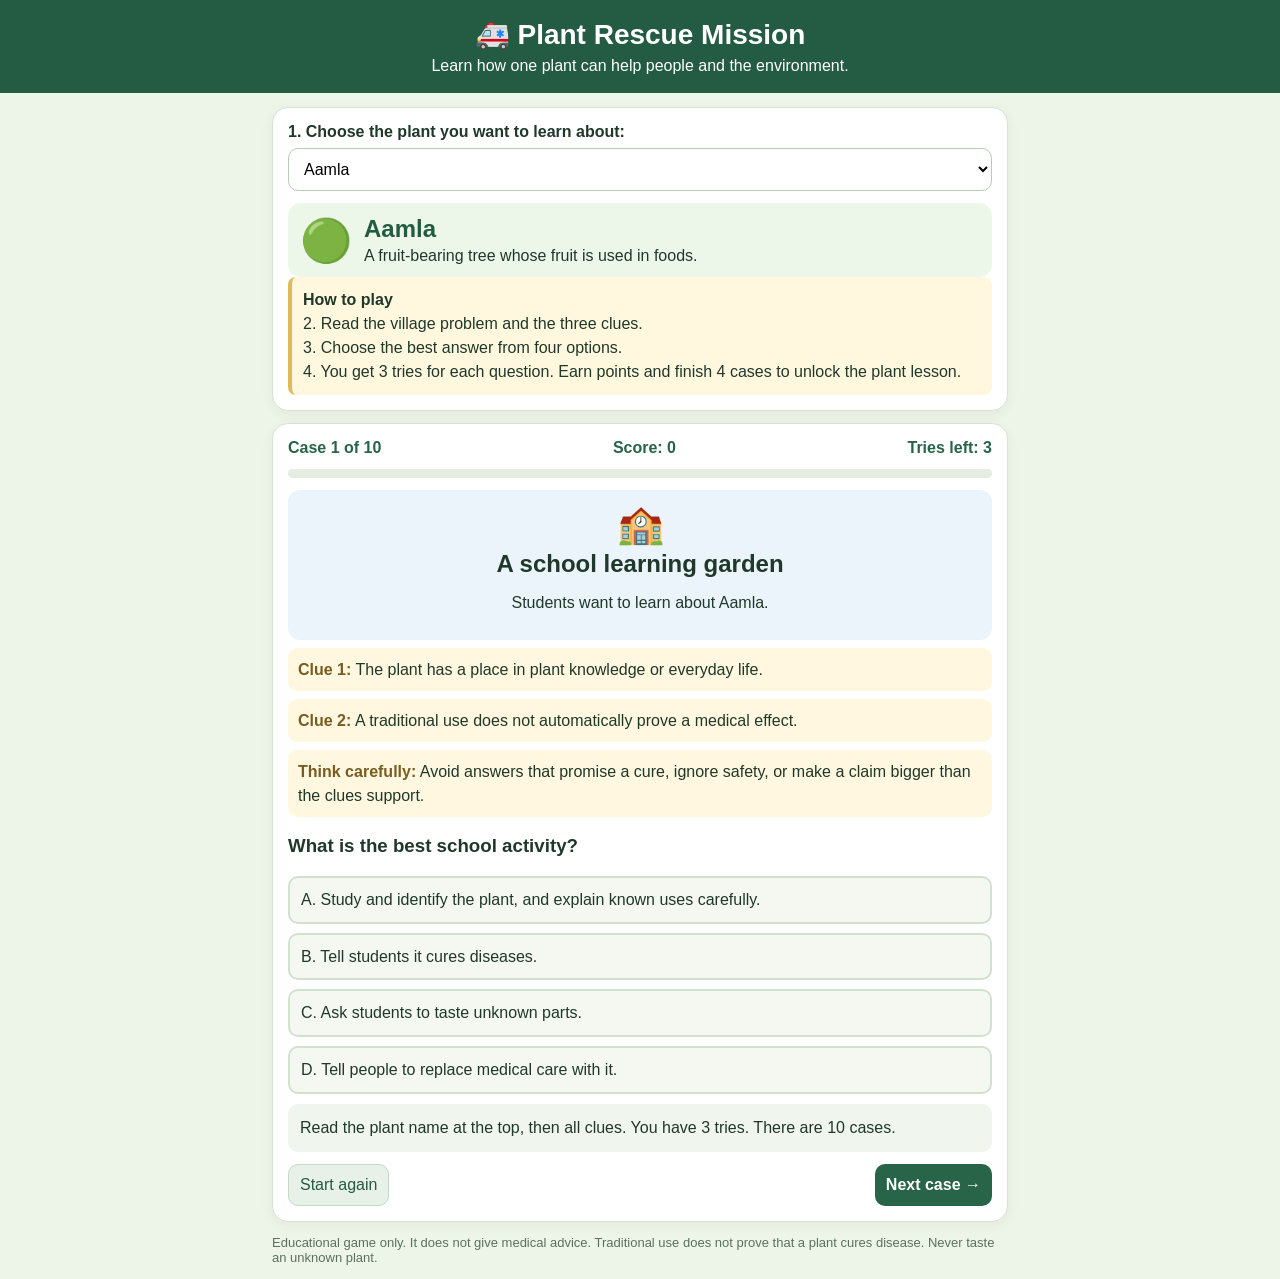
<file: plant_rescue_mission.html>
<!doctype html>
<html lang="en">
<head>
<meta charset="utf-8">
<meta name="viewport" content="width=device-width,initial-scale=1">
<title>Plant Rescue Mission</title>
<style>
*{box-sizing:border-box}body{margin:0;background:#edf5e9;color:#20382a;font-family:Arial,system-ui,sans-serif}
header{background:#245b43;color:white;text-align:center;padding:18px 12px}header h1{margin:0;font-size:28px}header p{margin:6px 0 0}
main{max-width:760px;margin:14px auto;padding:0 12px}.card{background:#fff;border:1px solid #d5e4d2;border-radius:16px;padding:15px;margin:12px 0;box-shadow:0 3px 12px #183c2110}
label{font-weight:bold}select,button{font:inherit;padding:11px;border-radius:10px}select{width:100%;margin-top:7px;border:1px solid #b7cdb5;background:white}
.plantbox{display:flex;gap:12px;align-items:center;background:#edf7e9;border-radius:13px;padding:12px;margin-top:12px}.plantemoji{font-size:42px}.plantbox h2{margin:0 0 4px;color:#245b43}.plantbox p{margin:0}
.steps{background:#fff8df;border-left:4px solid #e1b957;padding:11px;border-radius:8px;line-height:1.5}
.progress{height:9px;background:#e5ece2;border-radius:10px;overflow:hidden;margin:12px 0}.progress div{height:100%;background:#4a9460;width:0}
.casehead{background:#eaf4fa;border-radius:12px;text-align:center;padding:12px}.casehead .emoji{font-size:38px}.casehead h2{margin:4px}.clue{background:#fff7df;border-radius:9px;padding:10px;margin:8px 0;line-height:1.45}.clue b{color:#795c20}
.answers{display:grid;gap:9px;margin-top:10px}.answers button{background:#f4f8f1;color:#20382a;border:2px solid #d2e1ce;text-align:left;line-height:1.35}.answers button:disabled{opacity:.85}.answers button.good{border-color:#388654;background:#e4f4e5}.answers button.bad{border-color:#c66b55;background:#fff0eb}
.feedback{padding:12px;background:#f0f6ed;border-radius:10px;min-height:48px;margin-top:10px;line-height:1.45}
.actions{display:flex;justify-content:space-between;gap:8px;margin-top:12px;flex-wrap:wrap}button.primary{background:#286447;color:white;border:0;font-weight:bold}button.light{background:#e7f1e7;color:#245b43;border:1px solid #c4d9c2}
.stats{display:flex;justify-content:space-between;gap:8px;flex-wrap:wrap;font-weight:bold;color:#286447}.hidden{display:none!important}.lesson{background:#fff7df;border:1px solid #e8cf8b;border-radius:12px;padding:14px;line-height:1.5}.tiny{font-size:13px;color:#5b715f}
</style>
</head>
<body>
<header><h1>🚑 Plant Rescue Mission</h1><p>Learn how one plant can help people and the environment.</p></header>
<main>
<section class="card">
<label for="plant">1. Choose the plant you want to learn about:</label>
<select id="plant"></select>
<div class="plantbox"><div class="plantemoji" id="plantEmoji">🌿</div><div><h2 id="plantName">Mint</h2><p id="plantIntro"></p></div></div>
<div class="steps"><b>How to play</b><br>2. Read the village problem and the three clues.<br>3. Choose the best answer from four options.<br>4. You get 3 tries for each question. Earn points and finish 4 cases to unlock the plant lesson.</div>
</section>
<section class="card" id="game">
<div class="stats"><span id="caseNumber">Case 1 of 4</span><span id="score">Score: 0</span><span id="tries">Tries left: 3</span></div>
<div class="progress"><div id="bar"></div></div>
<div class="casehead"><div class="emoji" id="caseEmoji">🏫</div><h2 id="caseTitle">The school garden</h2><p id="story"></p></div>
<div class="clue"><b>Clue 1:</b> <span id="clue1"></span></div>
<div class="clue"><b>Clue 2:</b> <span id="clue2"></span></div>
<div class="clue"><b>Think carefully:</b> <span id="clue3"></span></div>
<h3 id="question">What should the community do?</h3>
<div class="answers" id="answers"></div>
<div class="feedback" id="feedback">Choose the answer that is useful, realistic, and safe.</div>
<div class="actions"><button class="light" onclick="restart()">Start again</button><button class="primary" id="next" onclick="nextCase()" disabled>Next case →</button></div>
</section>
<section class="card hidden" id="result"></section>
<p class="tiny">Educational game only. It does not give medical advice. Traditional use does not prove that a plant cures disease. Never taste an unknown plant.</p>
</main>
<script>
const plants={
"Mint":{e:"🌿",intro:"A familiar herb used to flavour foods and drinks.",lesson:"Mint contributes to society as a culinary herb, a home-garden plant, and part of food culture. It can also be used to teach plant growing and identification.",cases:[
["🏫","A school garden","Students want to grow mint and teach visitors about it.","Mint is commonly used in food.","A food use does not mean it is a proven medicine.","Which is the best school project?",["Grow mint as a labelled food herb and study how it grows.","Tell visitors mint cures stomach diseases.","Ask visitors to taste any wild plant that looks similar.","Replace medical advice with mint leaves."],0,"A school garden should teach correct identification and ordinary food uses—not promise cures."],
["🧑‍🌾","A farmer's decision","A farmer wants to grow mint for local shops.","Mint leaves are used in some foods and drinks.","A crop can support livelihoods without being a medicine.","What should the farmer focus on?",["Sell it as a guaranteed treatment.","Grow good-quality mint for food markets and explain its culinary use.","Claim every mint-like plant is safe to eat.","Tell customers to stop their medicines."],1,"Growing a food crop can support farmers and local businesses."],
["📚","A tradition display","Residents share stories about mint in family traditions.","Traditional knowledge is part of culture.","A traditional story is not the same as scientific proof.","How should the school describe the stories?",["Call every story a proven medical fact.","Hide the stories because tradition has no value.","Record the stories respectfully and explain that health claims need evidence.","Tell students to self-medicate."],2,"Respect community knowledge while clearly separating tradition from proven medical effects."],
["🌍","A green neighbourhood","A neighbourhood wants a useful and attractive garden.","Mint can grow well in suitable garden conditions.","One useful plant should not replace all other plants.","What is the best plan?",["Grow only mint everywhere.","Remove local plants to make room for mint.","Plant it without checking the site.","Grow mint in a suitable area alongside a variety of plants."],3,"A diverse garden and suitable planting choices are better for a healthy green space."]]},
"Turmeric":{e:"🟠",intro:"A rhizome widely used as a food spice and in cultural traditions.",lesson:"Turmeric connects farming, cooking, trade, and cultural heritage. It is a useful example of how crops become part of everyday life.",cases:[
["🍲","A food festival","A group wants to feature turmeric in a cooking display.","Turmeric is used as a spice.","Its traditional reputation does not prove it cures illness.","What should the display focus on?",["Its role in food, farming, and cultural traditions.","A promise that it cures every disease.","Advice to stop prescribed treatment.","A claim that every yellow root is turmeric."],0,"Turmeric is a spice crop with food and cultural importance."],
["🧑‍🌾","A farmer's plan","A farmer wants to grow a crop for local markets.","Turmeric grows from an underground rhizome.","A crop needs suitable soil, climate, and market planning.","What is the sensible next step?",["Advertise it as a cure-all.","Learn its growing needs and connect with food buyers.","Tell people to use it instead of medicine.","Harvest any similar-looking wild root."],1,"Crop knowledge and market connections can support farmers."],
["📚","A history lesson","Students are studying how spices travelled between regions.","Turmeric has been part of food traditions for a long time.","History of use is not proof of medical effectiveness.","What should students explain?",["That old use proves every health claim.","That spices have no cultural value.","How cultivation, cooking, and trade connect communities.","That it replaces professional healthcare."],2,"Spices can teach us about agriculture, culture, and trade."],
["🌱","A school project","The class wants to explain what a rhizome is.","Turmeric is an underground stem called a rhizome.","Not every underground plant part is turmeric.","Which activity is most accurate?",["Call every root turmeric.","Tell students to taste unknown roots.","Promise health benefits from any rhizome.","Show a labelled turmeric rhizome and explain its growth."],3,"Correct identification and plant science make a strong learning activity."]]},
"Neem":{e:"🌳",intro:"A tree known for shade and its place in traditional plant knowledge.",lesson:"Neem can contribute through shade, urban greenery, habitat, and cultural knowledge. Planting choices should also consider local ecology and water conditions.",cases:[
["🏘️","A hot neighbourhood","Residents want more shade along a street.","Neem is a tree that can provide shade.","The best tree for a place depends on local conditions.","What should planners do?",["Choose a suitable site and compare local tree options.","Plant neem everywhere without checking conditions.","Tell residents to eat its leaves.","Remove every other tree."],0,"Good urban planting considers shade, local ecology, and diversity."],
["📖","A community exhibition","A group is documenting traditional knowledge about neem.","Traditional knowledge is culturally important.","It should not be presented as proof that a plant cures disease.","What is the responsible label?",["Neem is guaranteed to cure infections.","Record the tradition and explain that medical claims need evidence.","Tell visitors to replace treatment with neem.","Say traditional knowledge should be erased."],1,"Respect tradition while checking health claims carefully."],
["🐦","A biodiversity project","A park wants to support birds and insects.","Trees can provide habitat and improve green spaces.","One tree species alone cannot support every species.","Which plan is better?",["Plant only neem across the entire park.","Cover the ground with concrete.","Use a mix of suitable local plants and protect habitat.","Remove flowering plants."],2,"Biodiversity is supported by varied, suitable habitats."],
["🔎","A plant safety question","A visitor assumes all parts of neem are safe because it is natural.","Natural does not automatically mean harmless.","Different plant products can have different risks.","What should the guide say?",["Everything natural is safe.","Everyone should try the leaves.","Neem can replace medical care.","Do not consume or apply plant products based on a game; seek qualified advice."],3,"Natural products can still carry risks. This game is not a use guide."]]}
};
const general={
"Garlic":["🧄","A widely used food ingredient and crop.","Garlic supports food culture, farming livelihoods, and local food businesses."],
"Tulsi":["🌱","A culturally important aromatic plant grown in many homes.","Tulsi contributes to cultural heritage, home gardening, and awareness of plant diversity."],
"Aamla":["🟢","A fruit-bearing tree whose fruit is used in foods.","Aamla supports fruit-growing, food processing, livelihoods, and food traditions."],
"Moringa":["🌳","A multipurpose tree with edible leaves and pods in some food cultures.","Moringa can support food education, home gardens, and local food systems."],
"Ginger":["🫚","A rhizome widely used as a spice.","Ginger connects farming, food culture, and learning about rhizomes."],
"Curry Leaves":["🍃","A fragrant leaf used in South Asian cooking.","Curry leaves connect home gardening, cooking traditions, and local food knowledge."],
"Rosemary":["🌿","An aromatic herb used in cooking and gardens.","Rosemary supports culinary learning and appreciation of aromatic plants."],
"Lavender":["🪻","A flowering plant grown for fragrance and garden beauty.","Lavender can support attractive green spaces and pollinator awareness."],
"Chamomile":["🌼","A daisy-like flowering plant known from herbal tea traditions.","Chamomile connects plant traditions, gardening, and pollinator education."],
"Brahmi":["🌱","A name used for plants in traditional knowledge; correct identification matters.","Brahmi teaches why plant identification and careful recording of traditional knowledge matter."],
"Lemongrass":["🌾","An aromatic grass used in some foods and drinks.","Lemongrass links farming, culinary traditions, and learning about useful grasses."],
"Eucalyptus":["🌳","A group of trees with aromatic leaves.","Eucalyptus teaches communities to weigh planting benefits against water use and local ecological effects."],
"Cinnamon":["🪵","A spice made from the bark of certain trees.","Cinnamon connects agriculture, food culture, and the history of trade."],
"Clove":["🌸","A dried flower bud used as a spice.","Clove connects spice farming, trade, and culinary heritage."],
"Hibiscus":["🌺","A flowering plant with many species and different uses.","Hibiscus supports green spaces, pollinator awareness, and learning about plant diversity."],
"Gotu Kola":["🍀","A creeping herb also known as Indian pennywort.","Gotu Kola helps communities explore wetland plants, biodiversity, and traditional knowledge."],
"Aloe Vera":["🪴","A succulent with thick water-storing leaves.","Aloe vera offers lessons about plant adaptation and household plant products."],
"Ashwagandha":["🌿","A plant discussed in traditional systems of knowledge.","Ashwagandha offers a chance to study traditional knowledge and why health claims need careful evaluation."]
};
const select=document.getElementById('plant');
Object.keys({...plants,...general}).sort().forEach(n=>{let o=document.createElement('option');o.value=n;o.textContent=n;select.appendChild(o)});
let caseNo=0,score=0,tries=3,locked=false;
function plantData(){let n=select.value;return plants[n]||{e:general[n][0],intro:general[n][1],lesson:general[n][2],cases:[
["🏫","A school learning garden","Students want to learn about "+n+".","The plant has a place in plant knowledge or everyday life.","A traditional use does not automatically prove a medical effect.","What is the best school activity?",["Study and identify the plant, and explain known uses carefully.","Tell students it cures diseases.","Ask students to taste unknown parts.","Tell people to replace medical care with it."],0,"Plant education should focus on identification, evidence, and responsible knowledge."],
["📚","A community knowledge display","Residents share stories about "+n+".","Community knowledge can be culturally valuable.","A story is not the same as clinical evidence.","What should the display do?",["Call every story proven science.","Record traditions respectfully and distinguish them from scientific evidence.","Ignore the community.","Recommend self-medication."],1,"Respect cultural knowledge while being honest about evidence."],
["🌍","A green project","A community wants to include "+n+" in a project.","Plants can have educational, cultural, or environmental value.","Planting choices should suit local conditions.","What is the responsible plan?",["Plant it everywhere without checking.","Remove all other plants.","Check suitability and consider biodiversity.","Promise it solves every environmental problem."],2,"Responsible planting considers local conditions and biodiversity."],
["⚠️","A safety question","A visitor assumes natural means safe.","Plant identity and preparation matter.","A game cannot confirm that a plant is safe to eat or use.","What should the guide say?",["Try a small amount to test it.","Natural products never cause harm.","Use it instead of professional care.","Do not taste or use it based on a game; ask a qualified professional."],3,"Never use an unknown plant based on a game."]
]}}

function extraCases(plantName, d){
 const common = [
 ["🏥","The claim-check challenge",
  "A visitor says "+plantName+" is natural, so it must cure an illness.",
  "Natural origin does not guarantee safety or effectiveness.",
  "A strong claim needs reliable evidence, not just popularity.",
  "What should the guide explain?",
  ["Agree because natural products are always safe.","Ask the visitor to stop medical care.","Explain that traditional use and scientific proof are different.","Promise that it works for everyone."],2,
  "Responsible plant education avoids cure promises and explains the limits of the evidence."],
 ["🧭","The identification puzzle",
  "A student finds a plant that looks a little like "+plantName+".",
  "Many plants can look similar, especially to beginners.",
  "A common name alone may not confirm the species.",
  "What should the student do?",
  ["Taste it to check.","Compare reliable identification features and ask a knowledgeable expert.","Assume it is the same plant.","Use it because it looks familiar."],1,
  "Correct identification is essential. Never taste an unknown plant."],
 ["🐝","The biodiversity decision",
  "A community wants to create a garden featuring "+plantName+".",
  "A healthy garden can support many kinds of living things.",
  "Planting only one species may reduce diversity.",
  "Which plan is better?",
  ["Plant only this one species everywhere.","Remove all other plants.","Choose locally suitable plants and create a diverse garden.","Cover the soil with concrete."],2,
  "A diverse garden with suitable plants can support local biodiversity."],
 ["📜","The tradition-versus-evidence test",
  "An elder shares a family tradition involving "+plantName+".",
  "Community traditions can be valuable cultural knowledge.",
  "A traditional account is not automatically a scientifically proven treatment.",
  "How should students record it?",
  ["Label it as a guaranteed cure.","Mock the tradition and ignore it.","Record it respectfully and distinguish tradition from tested evidence.","Tell everyone to try it."],2,
  "Respect cultural knowledge while being clear about what scientific evidence establishes."],
 ["🌱","The responsible growing plan",
  "A school wants to grow "+plantName+" on its grounds.",
  "Plants have different needs for soil, light, and water.",
  "A plant that grows well in one place may not suit another.",
  "What is the best first step?",
  ["Plant it everywhere immediately.","Check its growing needs and whether it suits the local site.","Ignore the local climate.","Replace every other plant with it."],1,
  "Responsible gardening starts by checking the plant's needs and local conditions."],
 ["📰","The misleading poster",
  "A poster says: “"+plantName+" solves every health problem!”",
  "The poster gives no reliable evidence for this claim.",
  "Words such as “every” and “guaranteed” are warning signs.",
  "What should the community do?",
  ["Share it because it sounds exciting.","Rewrite it as a cure advertisement.","Remove the unsupported claim and provide balanced, sourced information.","Tell people to use it instead of seeing a professional."],2,
  "Public information should be accurate, balanced, and supported by reliable evidence."]
 ];
 return common;
}
function updatePlant(){let d=plantData();document.getElementById('plantEmoji').textContent=d.e;document.getElementById('plantName').textContent=select.value;document.getElementById('plantIntro').textContent=d.intro;start()}
function start(){caseNo=0;score=0;showCase();document.getElementById('result').classList.add('hidden');document.getElementById('game').classList.remove('hidden')}
function allCases(){return plantData().cases.concat(extraCases(select.value,plantData()));}
function showCase(){let d=plantData(),cases=allCases(),c=cases[caseNo];tries=3;locked=false;document.getElementById('caseNumber').textContent='Case '+(caseNo+1)+' of 10';document.getElementById('score').textContent='Score: '+score;document.getElementById('tries').textContent='Tries left: 3';document.getElementById('bar').style.width=(caseNo/10*100)+'%';document.getElementById('caseEmoji').textContent=c[0];document.getElementById('caseTitle').textContent=c[1];document.getElementById('story').textContent=c[2];document.getElementById('clue1').textContent=c[3];document.getElementById('clue2').textContent=c[4];document.getElementById('clue3').textContent='Avoid answers that promise a cure, ignore safety, or make a claim bigger than the clues support.';document.getElementById('question').textContent=c[5];let box=document.getElementById('answers');box.innerHTML='';let order=c[6].map((t,i)=>({t,i})).sort(()=>Math.random()-.5);order.forEach(x=>{let b=document.createElement('button');b.textContent=String.fromCharCode(65+x.i)+'. '+x.t;b.onclick=()=>pick(b,x.i===c[7],c[8]);box.appendChild(b)});document.getElementById('feedback').textContent='Read the plant name at the top, then all clues. You have 3 tries. There are 10 cases.';document.getElementById('next').disabled=true;document.getElementById('next').textContent=caseNo===9?'Finish mission':'Next case →'}
function pick(btn,correct,why){if(locked||btn.disabled)return;if(correct){locked=true;score+=tries===3?10:tries===2?7:4;btn.classList.add('good');document.querySelectorAll('.answers button').forEach(x=>x.disabled=true);document.getElementById('feedback').textContent='Correct! '+why;document.getElementById('next').disabled=false;document.getElementById('score').textContent='Score: '+score}else{tries--;btn.classList.add('bad');btn.disabled=true;document.getElementById('tries').textContent='Tries left: '+tries;document.getElementById('feedback').textContent=tries?'Not quite. Re-read the clues and try another option.':'No tries left. Read the explanation, then continue.';if(tries===0){locked=true;document.querySelectorAll('.answers button').forEach(x=>x.disabled=true);let c=allCases()[caseNo];document.getElementById('feedback').textContent='The best answer was: '+c[6][c[7]]+'. '+c[8];document.getElementById('next').disabled=false}}}
function nextCase(){if(!locked)return;if(caseNo<9){caseNo++;showCase()}else{let d=plantData();document.getElementById('game').classList.add('hidden');let r=document.getElementById('result');r.classList.remove('hidden');r.innerHTML='<h2>🏆 Mission completed!</h2><h2>'+d.e+' '+select.value+'</h2><p><b>Your score:</b> '+score+' points</p><h3>What this plant can contribute to society</h3><p>'+d.lesson+'</p><div class="steps"><b>Remember:</b> A plant may be important for food, culture, farming, education, or the environment. That does not automatically mean it cures disease or is safe to use. Correct identification matters.</div><p>Can you explain one useful contribution of '+select.value+' to a friend?</p><button class="primary" onclick="start()">Play again</button>'}}
function restart(){start()}
select.addEventListener('change',updatePlant);updatePlant();
</script>
</body></html>
</file>
